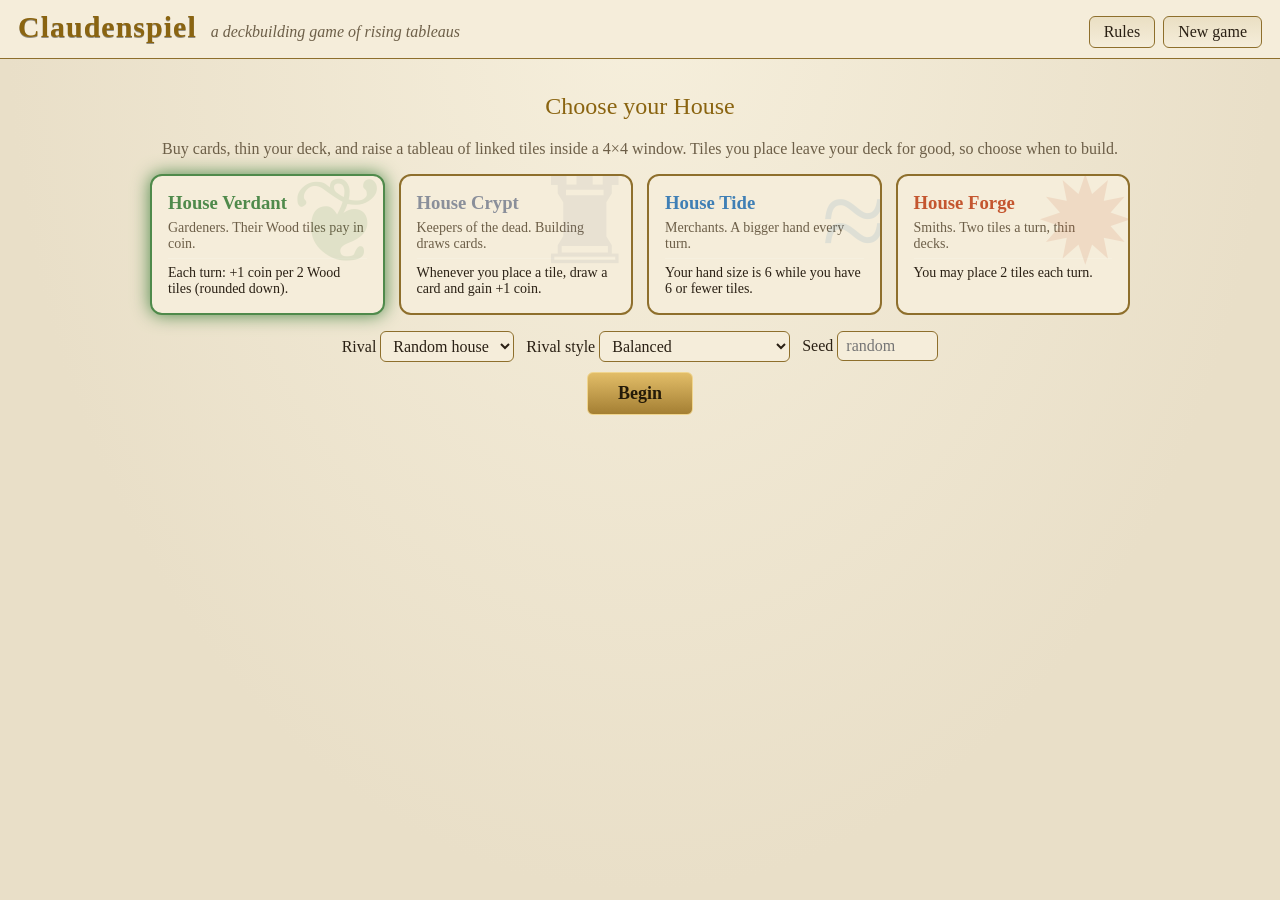
<file: prototypes/house-deckbuilder/index.html>
<!doctype html>
<html lang="en">
<head>
<meta charset="utf-8">
<meta name="viewport" content="width=device-width,initial-scale=1">
<title>Claudenspiel</title>
<link rel="stylesheet" href="style.css">
</head>
<body>
<header>
  <h1>Claudenspiel</h1>
  <span class="sub">a deckbuilding game of rising tableaus</span>
  <nav><button id="btn-rules">Rules</button><button id="btn-new">New game</button></nav>
</header>
<main id="app"></main>
<div id="modal" hidden></div>
<script src="engine.js"></script>
<script src="bot.js"></script>
<script src="ui.js"></script>
</body>
</html>
</file>
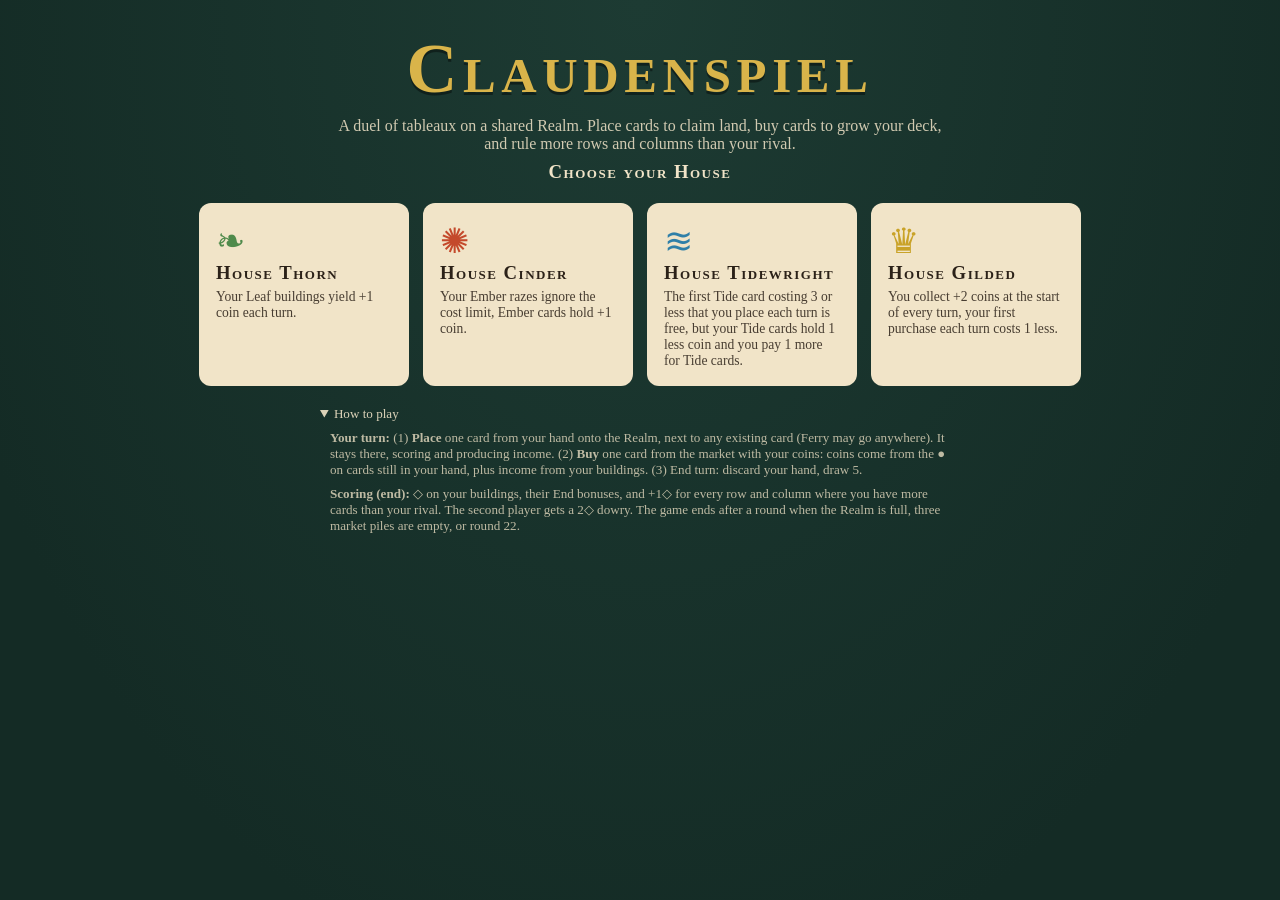
<file: prototypes/realm-duel/index.html>
<!doctype html>
<html lang="en"><head><meta charset="utf-8"><meta name="viewport" content="width=device-width,initial-scale=1">
<title>Claudenspiel</title><link rel="stylesheet" href="style.css"></head>
<body><div id="app"></div>
<script src="engine.js"></script><script src="bot.js"></script><script src="ui.js"></script></body></html>
</file>
<file: prototypes/house-deckbuilder/style.css>
:root{--bg:#14110f;--panel:#1f1a16;--panel2:#2a231d;--ink:#f1e6d0;--mute:#a89b84;--gold:#d9b25c;--gold2:#8e6f2c;
--Wood:#4f8a4b;--Stone:#8a8f9a;--Sea:#3f7fb5;--Ember:#c4562f;--Wild:#b58ad9;--coin:#d9b25c;--relic:#9a6bb0;--event:#d1883a;--curse:#5b3a3a}
@media (prefers-color-scheme: light){:root{--gold:#8a6410;--bg:#e9dfc8;--panel:#f5edda;--panel2:#eadfc3;--ink:#2a2014;--mute:#6d5f48}}
*{box-sizing:border-box}
body{margin:0;background:radial-gradient(ellipse at top,#2b2119,var(--bg) 60%) fixed;color:var(--ink);font-family:Palatino,'Palatino Linotype','Book Antiqua',Georgia,serif;min-height:100vh}
@media (prefers-color-scheme: light){body{background:radial-gradient(ellipse at top,#f6efdc,var(--bg) 70%) fixed}}
header{display:flex;align-items:baseline;gap:14px;padding:10px 18px;border-bottom:1px solid var(--gold2);background:var(--panel)}
h1{margin:0;font:700 30px 'Old English Text MT','UnifrakturCook',Georgia,serif;color:var(--gold);letter-spacing:1px;text-shadow:0 1px 0 #0006}
.sub{color:var(--mute);font-style:italic;flex:1}
button{font:inherit;background:linear-gradient(var(--panel2),var(--panel));color:var(--ink);border:1px solid var(--gold2);border-radius:6px;padding:6px 14px;cursor:pointer}
button:hover:not(:disabled){border-color:var(--gold);box-shadow:0 0 8px #d9b25c55}
button:disabled{opacity:.4;cursor:default}
button.primary{background:linear-gradient(#e2bd68,#a47f33);color:#241a08;font-weight:700;border-color:#f0d58e}
nav{display:flex;gap:8px}
main{padding:14px 18px;max-width:1500px;margin:0 auto}
/* setup */
.setup{max-width:980px;margin:20px auto;text-align:center}
.setup h2{font-weight:400;color:var(--gold)}
.houses{display:grid;grid-template-columns:repeat(auto-fit,minmax(200px,1fr));gap:14px;margin:16px 0}
.house{border:2px solid var(--gold2);border-radius:12px;padding:16px;background:var(--panel);cursor:pointer;text-align:left;position:relative;overflow:hidden}
.house:before{content:attr(data-g);position:absolute;right:-8px;top:-24px;font-size:120px;opacity:.12;color:var(--c)}
.house.sel{border-color:var(--c);box-shadow:0 0 18px var(--c)}
.house h3{margin:0 0 4px;color:var(--c)}.house p{margin:6px 0;color:var(--mute);font-size:14px}
.house .pw{font-size:14px;border-top:1px solid #fff2;padding-top:6px}
.row{display:flex;gap:12px;justify-content:center;align-items:center;flex-wrap:wrap;margin:10px 0}
select,input{font:inherit;background:var(--panel);color:var(--ink);border:1px solid var(--gold2);border-radius:6px;padding:5px 8px}
/* game layout */
.game{display:grid;grid-template-columns:minmax(330px,1fr) minmax(420px,1.5fr);gap:14px}
@media (max-width:900px){.game{grid-template-columns:1fr}}
.panel{background:var(--panel);border:1px solid var(--gold2);border-radius:10px;padding:10px 12px}
.panel h3{margin:0 0 6px;font-size:15px;color:var(--gold);display:flex;justify-content:space-between;align-items:baseline}
.panel h3 small{color:var(--mute);font-weight:400}
.status{display:flex;gap:14px;flex-wrap:wrap;align-items:center;margin-bottom:10px}
.stat{background:var(--panel2);border-radius:20px;padding:3px 12px;font-size:14px;border:1px solid #fff1}
.stat b{color:var(--gold)}
.turnbanner{font-size:18px;color:var(--gold);flex:1}
.board{display:grid;gap:4px;justify-content:start;margin:6px 0}
.cell{width:78px;height:78px;border-radius:7px;border:1px dashed #fff2;position:relative}
.cell.legal{border:2px dashed var(--gold);background:#d9b25c22;cursor:pointer;animation:pulse 1.3s infinite}
@keyframes pulse{50%{background:#d9b25c44}}
.small .cell{width:46px;height:46px}
.tile{width:100%;height:100%;border-radius:7px;display:flex;flex-direction:column;align-items:center;justify-content:center;font-size:11px;text-align:center;padding:2px;line-height:1.05;
 background:linear-gradient(160deg,color-mix(in srgb,var(--c) 70%,#fff 10%),color-mix(in srgb,var(--c) 45%,#000));border:1px solid #0008;color:#fff;box-shadow:inset 0 0 0 1px #fff3,0 2px 4px #0006;cursor:help}
.tile .g{font-size:26px;opacity:.9;line-height:1}
.small .tile{font-size:0}.small .tile .g{font-size:20px}
.tile.reg{outline:2px solid var(--gold);outline-offset:-3px}
.tile .vp{position:absolute;right:3px;bottom:2px;font-size:10px;color:#ffe9a8}
.groups{font-size:13px;color:var(--mute);min-height:20px}.groups span{color:var(--gold);margin-right:10px}
/* cards */
.cards{display:flex;gap:8px;flex-wrap:wrap}
.card{width:118px;min-height:158px;border-radius:9px;border:2px solid var(--c);background:linear-gradient(180deg,color-mix(in srgb,var(--c) 28%,var(--panel2)),var(--panel2) 60%);position:relative;padding:5px 6px 6px;display:flex;flex-direction:column;cursor:pointer;transition:transform .12s;box-shadow:0 2px 6px #0007}
.card:hover{transform:translateY(-4px)}
.card.sel{outline:3px solid var(--gold);transform:translateY(-8px)}
.card.dim{opacity:.4;filter:grayscale(.6)}
.card.hot{box-shadow:0 0 12px var(--gold)}
.card .cost{position:absolute;top:-8px;left:-8px;width:26px;height:26px;border-radius:50%;background:#e2bd68;color:#241a08;font-weight:700;display:flex;align-items:center;justify-content:center;border:2px solid #7a5a1c;font-size:14px}
.card .nm{font-weight:700;text-align:center;font-size:14px;margin-left:12px}
.card .art{height:48px;display:flex;align-items:center;justify-content:center;font-size:36px;color:var(--c);margin:2px 0;text-shadow:0 1px 6px #000a}
.card .ty{font-size:10px;text-transform:uppercase;letter-spacing:1px;color:var(--mute);text-align:center}
.card .tx{font-size:11.5px;line-height:1.2;margin-top:4px;flex:1}
.card .left{position:absolute;right:5px;top:3px;font-size:11px;color:var(--mute)}
.card.sm{width:96px;min-height:128px}.card.sm .tx{font-size:10px}
.supplyrow{margin-bottom:10px}.supplyrow h4{margin:8px 0 6px;color:var(--mute);font-weight:400;font-size:13px;text-transform:uppercase;letter-spacing:2px}
#log{height:150px;overflow:auto;font-size:13px;color:var(--mute);background:var(--panel2);border-radius:6px;padding:6px 8px}
#log div:last-child{color:var(--ink)}
.handbar{margin-top:12px}
.msg{min-height:22px;color:var(--gold);font-style:italic;margin:4px 0}
#modal{position:fixed;inset:0;background:#000b;display:flex;align-items:center;justify-content:center;z-index:9}
#modal[hidden]{display:none}
.dlg{background:var(--panel);border:2px solid var(--gold);border-radius:12px;padding:20px 26px;max-width:640px;max-height:88vh;overflow:auto}
.dlg h2{margin-top:0;color:var(--gold)}.dlg li{margin:5px 0}
table.sc{border-collapse:collapse;width:100%}table.sc td,table.sc th{padding:4px 10px;border-bottom:1px solid #fff2;text-align:right}table.sc td:first-child,table.sc th:first-child{text-align:left}
.win{font-size:24px;color:var(--gold);text-align:center;margin:8px 0}
</file>
<file: prototypes/realm-duel/style.css>
:root{--ink:#2b2118;--paper:#f1e4c8;--paper2:#e4d2a8;--felt:#1d3b33;--felt2:#142b25;--gold:#d9b44a;
--Leaf:#4f8a4b;--Ember:#c4492b;--Tide:#2f7fa8;--Gild:#c9a227;--Plain:#8d8272;--p0:#f6efe0;--p1:#8a5ec9}
*{box-sizing:border-box}
body{margin:0;background:radial-gradient(ellipse at top,var(--felt) 0,var(--felt2) 80%);color:var(--paper);font-family:Georgia,'Palatino Linotype',serif;min-height:100vh}
h1,h2,h3{font-variant:small-caps;letter-spacing:.08em;margin:.2em 0}
.title{text-align:center;padding:28px 16px}
.title h1{font-size:clamp(2.4rem,8vw,4.4rem);color:var(--gold);text-shadow:0 3px 0 #0006;margin:0}
.title p{opacity:.85;max-width:620px;margin:8px auto}
.houses{display:flex;flex-wrap:wrap;gap:14px;justify-content:center;margin:20px 0}
.house{width:210px;padding:14px;border-radius:12px;background:var(--paper);color:var(--ink);cursor:pointer;border:3px solid transparent;transition:.15s;text-align:left}
.house:hover{transform:translateY(-4px);border-color:var(--gold)}
.house .gl{font-size:2.2rem}.house h3{margin:0}.house p{font-size:.85rem;margin:.4em 0 0}
button{font:inherit;background:var(--gold);color:var(--ink);border:0;border-radius:8px;padding:8px 16px;cursor:pointer;font-weight:bold;box-shadow:0 2px 0 #0005}
button:disabled{opacity:.4;cursor:default}button.ghost{background:#0003;color:var(--paper);box-shadow:none;border:1px solid #fff4}
.layout{display:grid;grid-template-columns:230px minmax(300px,1fr) 250px;gap:14px;padding:12px;max-width:1280px;margin:0 auto}
@media(max-width:960px){.layout{grid-template-columns:1fr}}
.panel{background:#0004;border:1px solid #fff2;border-radius:12px;padding:10px}
.panel h3{font-size:.95rem;color:var(--gold)}
.market{display:grid;grid-template-columns:repeat(auto-fill,minmax(98px,1fr));gap:6px}
.grid{display:grid;grid-template-columns:repeat(5,1fr);gap:6px;max-width:640px;margin:0 auto;padding:8px;background:#0005;border-radius:14px;box-shadow:inset 0 0 30px #000a}
.cell{aspect-ratio:5/6;border-radius:8px;border:2px dashed #fff2;position:relative;min-width:0}
.cell.legal{border:2px dashed var(--gold);background:#d9b44a22;cursor:pointer;animation:pulse 1.2s infinite}
.cell.target{border:2px solid #ff5a3c;background:#ff5a3c33;cursor:crosshair;animation:pulse .8s infinite}
@keyframes pulse{50%{background:#d9b44a55}}
.card{--c:var(--Plain);position:relative;border-radius:8px;color:var(--ink);background:linear-gradient(165deg,color-mix(in srgb,var(--c) 38%,#fff6e6) 0,var(--paper) 70%);border:2px solid var(--c);
 display:flex;flex-direction:column;justify-content:space-between;padding:3px 4px;font-size:.62rem;line-height:1.15;box-shadow:0 2px 6px #0007;height:100%;overflow:hidden;transition:transform .15s}
.card.Leaf{--c:var(--Leaf)}.card.Ember{--c:var(--Ember)}.card.Tide{--c:var(--Tide)}.card.Gild{--c:var(--Gild)}
.card .nm{font-weight:bold;font-size:.72rem;padding-left:17px}.card .art{font-size:1.9rem;text-align:center;color:var(--c);text-shadow:0 1px 0 #fff8}
.card .cost{position:absolute;top:2px;left:2px;background:var(--gold);border-radius:50%;width:16px;height:16px;text-align:center;font-weight:bold;font-size:.65rem;line-height:16px;border:1px solid #0006}
.card .tx{opacity:.85;min-height:2.3em}.card .st{display:flex;gap:6px;justify-content:center;font-weight:bold;font-size:.7rem}
.card.owned{border-width:3px}
.card.o0{outline:3px solid var(--p0);outline-offset:-1px}.card.o1{outline:3px solid var(--p1);outline-offset:-1px}
.cell .card{animation:drop .25s}@keyframes drop{from{transform:scale(1.4);opacity:0}}
.cell .card .tx{display:none}.cell .card .art{font-size:1.5rem}
.market .card{aspect-ratio:5/7;cursor:pointer}.market .card:hover,.hand .card:hover{transform:translateY(-4px)}
.market .card.no{opacity:.4;cursor:default}.market .cnt{position:absolute;right:2px;top:2px;background:#000a;color:#fff;border-radius:8px;padding:0 5px;font-size:.6rem}
.hand{display:flex;gap:8px;justify-content:center;flex-wrap:wrap;margin-top:12px;min-height:150px}
.hand .card{width:104px;height:146px;cursor:pointer;font-size:.68rem}.hand .card.sel{transform:translateY(-14px);box-shadow:0 0 0 3px var(--gold),0 8px 14px #000a}
.hand .card .art{font-size:2.2rem}
.bar{display:flex;gap:10px;align-items:center;justify-content:center;flex-wrap:wrap;margin:10px 0}
.coin{background:var(--gold);color:var(--ink);padding:3px 12px;border-radius:14px;font-weight:bold}
.pl{padding:8px;border-radius:10px;margin-bottom:8px;border-left:6px solid}.pl.p0{border-color:var(--p0);background:#fff1}.pl.p1{border-color:var(--p1);background:#8a5ec922}
.pl.turn{box-shadow:0 0 0 2px var(--gold)}.pl .sc{font-size:1.6rem;font-weight:bold;color:var(--gold)}.pl small{opacity:.8;display:block}
.log{font-size:.78rem;max-height:200px;overflow:auto;opacity:.9}.log div{padding:1px 0;border-bottom:1px solid #fff1}
.msg{text-align:center;min-height:1.4em;color:var(--gold)}
.modal{position:fixed;inset:0;background:#000b;display:flex;align-items:center;justify-content:center;z-index:9}
.modal>div{background:var(--paper);color:var(--ink);padding:26px;border-radius:14px;max-width:420px;text-align:center}
details{font-size:.82rem;opacity:.9}details p{margin:.4em 0}
.cell .card{position:absolute;inset:0;width:auto;height:auto;font-size:.6rem}
.cell .card .nm{font-size:.62rem}.cell .card .st{font-size:.6rem}
.grid{container-type:inline-size}
</file>
